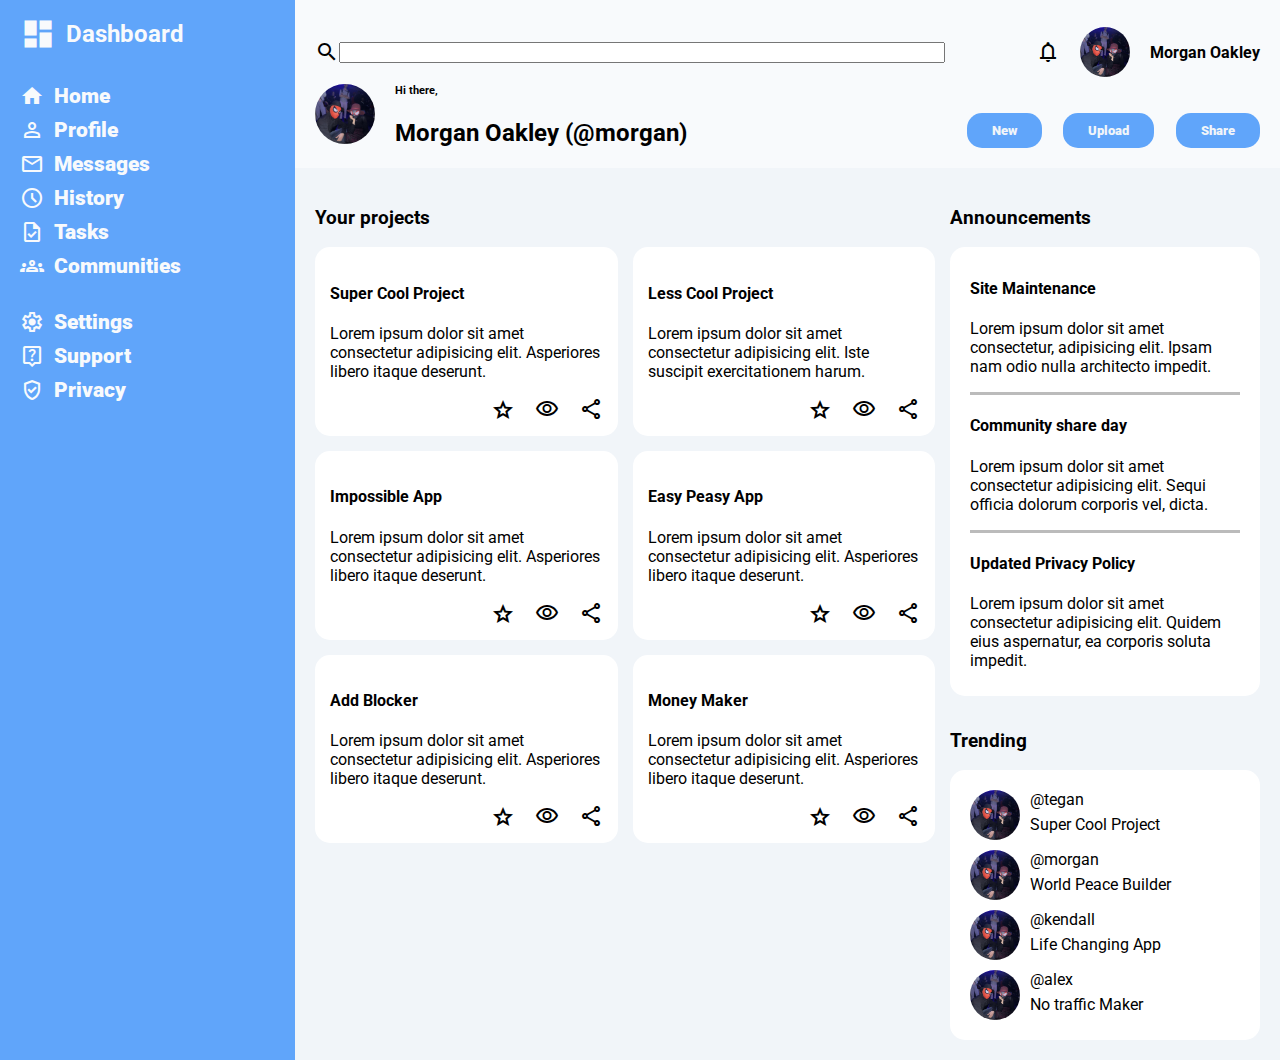
<file: index.html>
<!DOCTYPE html>
<html lang="en">
<head>
    <meta charset="UTF-8">
    <meta name="viewport" content="width=device-width, initial-scale=1.0">
    <link rel="stylesheet" href="styles.css">
    <link href="https://fonts.googleapis.com/icon?family=Material+Icons"
      rel="stylesheet">
    <link rel="stylesheet" href="https://fonts.googleapis.com/css2?family=Material+Symbols+Outlined:opsz,wght,FILL,GRAD@24,400,0,0" />
    <link rel="preconnect" href="https://fonts.googleapis.com">
    <link rel="preconnect" href="https://fonts.gstatic.com" crossorigin>
    <link href="https://fonts.googleapis.com/css2?family=Roboto:wght@400;500&display=swap" rel="stylesheet">
    <title>Document</title>
</head>
<body>
    <div class="container">
        <div class="header">
            <div class="search-bar">
                <span class="material-icons">search</span>
                <input type="search">
            </div>
            <div class="notification-bar">
                <span class="material-symbols-outlined">
                    notifications
                    </span>
                <img src="img/IMG_7157.JPG" alt="spider">
                <h4>Morgan Oakley</h4>
            </div>
            <div class="intro">
                <div class="intro-img"><img src="img/IMG_7157.JPG" alt="spiderman"></div>
                <h6>Hi there,</h6>
                <h2>Morgan Oakley (@morgan)</h2>
            </div>
            <div class="buttons">
                <button>New</button>
                <button>Upload</button>
                <button>Share</button>
            </div>
        </div>
        <div class="sidebar">
            <div class="sidebar-title">
                <span class="material-icons md-36">dashboard</span>
                <h2>Dashboard</h2>
            </div>
            <div class="navigation-menu">
                <ul>
                    <li><span class="material-icons">home</span>Home</li>
                    <li><span class="material-symbols-outlined">
                        person
                        </span>Profile</li>
                    <li><span class="material-symbols-outlined">
                        mail
                        </span>Messages</li>
                    <li><span class="material-symbols-outlined">
                        schedule
                        </span>History</li>
                    <li><span class="material-symbols-outlined">
                        task
                        </span>Tasks</li>
                    <li><span class="material-symbols-outlined">
                        groups
                        </span>Communities</li>
                </ul>
            </div>
            <div class="settings">
                <ul>
                    <li><span class="material-symbols-outlined">
                        settings
                        </span>Settings</li>
                    <li><span class="material-symbols-outlined">
                        live_help
                        </span>Support</li>
                    <li><span class="material-symbols-outlined">
                        verified_user
                        </span>Privacy</li>
                </ul>
            </div>
        </div>
        <div class="main">
            <div class="projects">
                <h3>Your projects</h3>
                <div class="projects-container">
                    <div class="project-card">
                        <h4>Super Cool Project</h4>
                        <p>Lorem ipsum dolor sit amet consectetur adipisicing elit. Asperiores libero itaque deserunt.</p>
                        <div class="card-icons">
                            <span class="material-symbols-outlined">
                                star
                                </span>
                            <span class="material-symbols-outlined">
                                visibility
                                </span>
                            <span class="material-symbols-outlined">
                                share
                                </span>
                        </div>
                    </div>
                    <div class="project-card">
                        <h4>Less Cool Project</h4>
                        <p>Lorem ipsum dolor sit amet consectetur adipisicing elit. Iste suscipit exercitationem harum.</p>
                        <div class="card-icons">
                            <span class="material-symbols-outlined">
                                star
                                </span>
                            <span class="material-symbols-outlined">
                                visibility
                                </span>
                            <span class="material-symbols-outlined">
                                share
                                </span>
                        </div>
                    </div>
                    <div class="project-card">
                        <h4>Impossible App</h4>
                        <p>Lorem ipsum dolor sit amet consectetur adipisicing elit. Asperiores libero itaque deserunt.</p>
                        <div class="card-icons">
                            <span class="material-symbols-outlined">
                                star
                                </span>
                            <span class="material-symbols-outlined">
                                visibility
                                </span>
                            <span class="material-symbols-outlined">
                                share
                                </span>
                        </div>
                    </div>
                    <div class="project-card">
                        <h4>Easy Peasy App</h4>
                        <p>Lorem ipsum dolor sit amet consectetur adipisicing elit. Asperiores libero itaque deserunt.</p>
                        <div class="card-icons">
                            <span class="material-symbols-outlined">
                                star
                                </span>
                            <span class="material-symbols-outlined">
                                visibility
                                </span>
                            <span class="material-symbols-outlined">
                                share
                                </span>
                        </div>
                    </div>
                    <div class="project-card">
                        <h4>Add Blocker</h4>
                        <p>Lorem ipsum dolor sit amet consectetur adipisicing elit. Asperiores libero itaque deserunt.</p>
                        <div class="card-icons">
                            <span class="material-symbols-outlined">
                                star
                                </span>
                            <span class="material-symbols-outlined">
                                visibility
                                </span>
                            <span class="material-symbols-outlined">
                                share
                                </span>
                        </div>
                    </div>
                    <div class="project-card"><h4>Money Maker</h4>
                        <p>Lorem ipsum dolor sit amet consectetur adipisicing elit. Asperiores libero itaque deserunt.</p>
                        <div class="card-icons">
                            <span class="material-symbols-outlined">
                                star
                                </span>
                            <span class="material-symbols-outlined">
                                visibility
                                </span>
                            <span class="material-symbols-outlined">
                                share
                                </span>
                        </div>
                    </div>
                </div>
            </div>
            <div class="announcements">
                <h3>Announcements</h3>
                <div class="announcements-container">
                    <div class="announcements">
                        <h4>Site Maintenance</h4>
                        <p>Lorem ipsum dolor sit amet consectetur, adipisicing elit. Ipsam nam odio nulla architecto impedit.</p>
                    </div>
                    <div class="announcements">
                        <h4>Community share day</h4>
                        <p>Lorem ipsum dolor sit amet consectetur adipisicing elit. Sequi officia dolorum corporis vel, dicta.</p>
                    </div>
                    <div class="announcements">
                        <h4>Updated Privacy Policy</h4>
                        <p>Lorem ipsum dolor sit amet consectetur adipisicing elit. Quidem eius aspernatur, ea corporis soluta impedit.</p>
                    </div>
                </div>
            </div>
            <div class="trending">
                <h3>Trending</h3>
                <div class="trending-container">
                    <div class="trending-item">
                        <img src="img/IMG_7157.JPG" alt="spider">
                        <div class="trending-name">@tegan</div>
                        <div class="description">Super Cool Project</div>
                    </div>
                    <div class="trending-item">
                        <img src="img/IMG_7157.JPG" alt="spider">
                        <div class="trending-name">@morgan</div>
                        <div class="description">World Peace Builder</div>
                    </div>
                    <div class="trending-item">
                        <img src="img/IMG_7157.JPG" alt="spider">
                        <div class="trending-name">@kendall</div>
                        <div class="description">Life Changing App</div>
                    </div>
                    <div class="trending-item">
                        <img src="img/IMG_7157.JPG" alt="spider">
                        <div class="trending-name">@alex</div>
                        <div class="description">No traffic Maker</div>
                    </div>
                </div>
            </div>
        </div>
    </div>
</body>
</html>
</file>
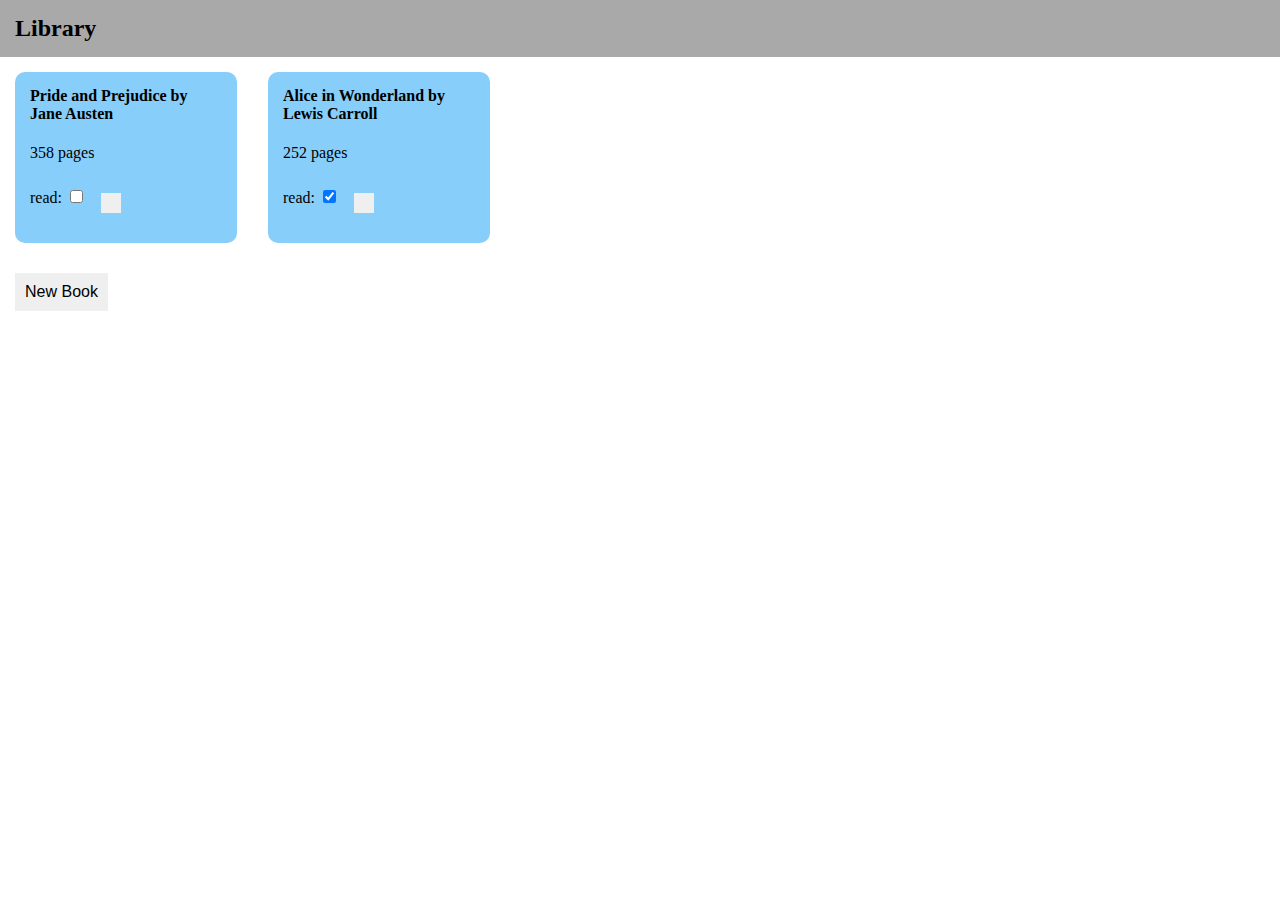
<file: library-project/index.html>
<!DOCTYPE html>
<html lang="en">
<head>
    <meta charset="UTF-8">
    <meta name="viewport" content="width=device-width, initial-scale=1.0">
    <link rel="stylesheet" type="text/css" href="styles.css" />
    <title>Library</title>
</head>
<body>
    <h2>Library</h2>
    <div id="library">

    </div>
    <dialog>
        <label for="title">Title:</label>
        <input name="title" id="title" type="text">
        <label for="author">Author:</label>
        <input name="author" id="author" type="text">
        <label for="pages">Number of pages:</label>
        <input name="pages" id="pages" type="text">
        <label for="read">Read:</label>
        <input name="read" id="read" type="checkbox">
        <button id="add-book" onclick="addBook()" type="submit">Add</button>
    </dialog>
    <button>New Book</button>
    <script src="script.js"></script>
</body>
</html>
</file>
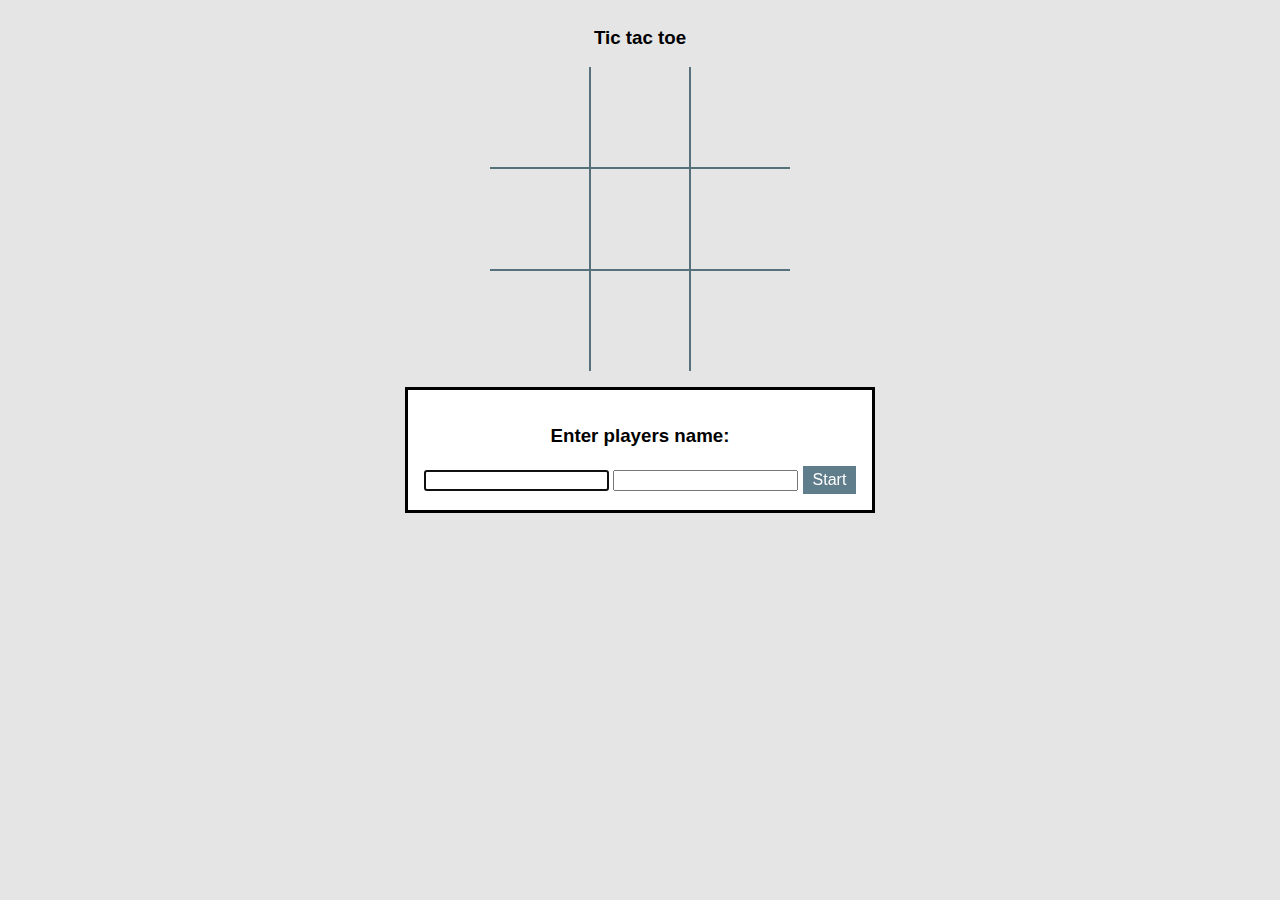
<file: tic-tac-toe-project/index.html>
<!DOCTYPE html>
<html lang="en">
<head>
    <meta charset="UTF-8">
    <meta name="viewport" content="width=device-width, initial-scale=1.0">
    <link rel="stylesheet" href="styles.css">
    <link rel="stylesheet" href="https://fonts.googleapis.com/css2?family=Material+Symbols+Outlined:opsz,wght,FILL,GRAD@20..48,100..700,0..1,-50..200" />
    <title>Document</title>
</head>
<body>
    <div class="container">
        <h3>Tic tac toe</h3>
        <div class="board">
            <div class="row">
                <div class="cell" data-row="0" data-column="0"></div>
                <div class="cell" data-row="0" data-column="1"></div>
                <div class="cell" data-row="0" data-column="2"></div>
            </div>
            <div class="row">
                <div class="cell" data-row="1" data-column="0"></div>
                <div class="cell" data-row="1" data-column="1"></div>
                <div class="cell" data-row="1" data-column="2"></div>
            </div>
            <div class="row">
                <div class="cell" data-row="2" data-column="0"></div>
                <div class="cell" data-row="2" data-column="1"></div>
                <div class="cell" data-row="2" data-column="2"></div>
            </div>
        </div>
        <div class="game-controls">
            <button type="button" onClick="window.location.reload()">Start new game</button>
        </div>
    </div>
    
    <div class="status-container">
        <div id="game-status"></div>
        <h3 id="is-marked-warning">This space is already marked! Choose a different move.</h3>
    </div>

    <dialog id="result-dialog">
        <form method="dialog">
            <div class="dialog-container">
                <h3 id="result-message"></h3>
                <button type="button" id="close-button" onclick="closeDialog()">Close</button>
            </div>
        </form>
    </dialog>

    <dialog id="new-game-dialog">
        <form method="dialog">
            <div>
                <h3>Enter players name:</h3>
                <input type="text" name="player1-name" id="player1-name">
                <input type="text" name="player2-name" id="player2-name">
                <button type="button" onclick="startGame()">Start</button>
            </div>
        </form>
    </dialog>
    <script src="script.js"></script>
</body>
</html>
</file>
<file: styles.css>
* {
    font-family: 'Roboto', sans-serif;
}

body {
    margin: 0;
}

button {
    border: none;
    background-color: #60a5fa;
    font-weight: 900;
    color: #f1f5f9;
    padding: 10px 25px;
    border-radius: 15px;
}

li {
    list-style-type: none;
    font-size: 1.3rem;
    font-weight: 900;
    display: grid;
    grid-auto-flow: column;
    gap: 10px;
    grid-template-columns: auto auto 1fr;
}

ul {
    display: grid;
    grid-gap: 10px;
    padding: 0;
}

.container {
    display: grid;
    height: 100vh;
    grid-template-columns: 1.5fr 5fr;
    grid-template-rows: 1fr 5fr;
    .header {
        background-color: #f8fafc;
        grid-area: 1/2/2/3;
        display: grid;
        padding: 20px;
        grid-template-columns: 2fr 1fr;
        grid-template-rows: 1fr 1fr;
        .search-bar {
            display: grid;
            grid-auto-flow: column;
            grid-template-columns: auto 1fr;
            align-items: center;
        }
        .notification-bar {
            display: grid;
            grid-auto-flow: column;
            gap: 20px;
            align-items: center;
            justify-content: end;
        }
        .buttons {
            display: grid;
            grid-auto-flow: column;
            align-items: end;
            justify-items: end;
        }
        .notification-bar > img {
            max-width: 50px;
            border-radius: 50%;
        }
        .intro > h6 {
            margin: 0;
        }
        .intro {
            display: grid;
            gap: 20px;
            grid-template-columns: auto 1fr;
            grid-template-areas:
                "img hi"
                "img name";
            .intro-img {
                grid-area: img;
            }
            .intro-img > img {
                max-width: 60px;
                border-radius: 50%;
            }
        }
        .intro > h6 {
            grid-area: hi;
        }
        .intro > h2 {
            grid-area: name;
            margin: 0;
        }
    }
    
    .main {
        background-color: #f1f5f9;
        grid-area: 2/2/3/3;
        grid-template-areas:
        "projects announcements"
        "projects trending";
        display: grid;
        grid-template-columns: 2fr 1fr;
        gap: 15px;
        padding: 20px;
        .announcements {
            grid-area: announcements;
            .announcements-container {
                background-color: white;
                border-radius: 15px;
                padding: 10px 20px;
                .announcements + div {
                    border-top: 3px solid #bbb;
                }
            }
        }
        .projects {
            grid-area: projects;
            .projects-container {
                display: grid;
                grid-template-columns: 1fr 1fr;
                grid-template-rows: 1fr 1fr 1fr;
                gap: 15px;
                .project-card {
                    background-color: white;
                    border-radius: 15px;
                    padding: 15px;
                    max-height: 180px;
                    .project-card > h4 {
                        margin: 20px 0;
                    }
                    .card-icons {
                        display: grid;
                        justify-content: end;
                        grid-auto-flow: column;
                        gap: 20px;
                    }
                }
            }
        }
        .trending {
            grid-area: trending;
            .trending-container {
                background-color: white;
                border-radius: 15px;
                padding: 20px;
                display: grid;
                gap: 10px;
                .trending-item {
                    display: grid;
                    grid-template-areas: "img name"
                        "img desc";
                    grid-template-columns: auto 1fr;
                    gap: 0 10px;
                }
                .trending-item > img {
                    grid-area: img;
                    max-width: 50px;
                    border-radius: 50%;
                }
                .trending-name {
                    grid-area: name;
                }
                .description {
                    grid-area: desc;
                }
            }
        }
    }
}



.sidebar {
    background-color: #60a5fa;
    grid-area: 1/1/3/2;
    display: grid;
    padding: 0 20px;
    color: #f8fafc;
    grid-template-rows: auto auto auto 1fr;
}

.sidebar-title {
    display: grid;
    grid-auto-flow: column;
    gap: 10px;
    grid-template-columns: auto auto 1fr;
    align-items: center;   
}

.material-icons.md-36 { 
    font-size: 36px; 
}
</file>
<file: library-project/styles.css>
body {
    font-family: Georgia, 'Times New Roman', Times, serif;
    margin: 0;
}

#library { 
    display: grid;
    grid-auto-flow: row;
    grid-template-columns: repeat(auto-fill, minmax(200px, 1fr));
    padding: 15px;
    gap: 15px;
}

.book-item {
    max-width: 15vw;
    padding: 15px;
    background-color: lightskyblue;
    border-radius: 10px;
}

h4 {
    margin-top: 0;
}

h2 {
    background-color: darkgray;
    margin: 0;
    padding: 15px;
}

button {
    border: none;
    font-size: 16px;
    padding: 10px;
    margin: 15px;
}
</file>
<file: tic-tac-toe-project/styles.css>
body {
    font-family: 'Lucida Sans', 'Lucida Sans Regular', 'Lucida Grande', 'Lucida Sans Unicode', Geneva, Verdana, sans-serif;
    display: flex;
    flex-direction: column;
    justify-content: center;
}

button {
    border: none;
    background-color: #607D8B;
    color: white;
    font-size: 16px;
    padding: 5px 10px;
}

.board {
    width: 300px;
    margin: auto;
}

h3 {
    text-align: center;
}

.board .row {
    display: flex;
}

div.cell {
    border-color: #607d8b;
    border-style: solid;
    border-width: 0px;
}

.cell[data-row="1"][data-column="1"] {
    border-width: 2px;
}

.cell[data-row="0"][data-column="1"] {
    border-width: 0px 2px;
}

.cell[data-row="1"][data-column="0"] {
    border-width: 2px 0px;
}

.cell[data-row="1"][data-column="2"] {
    border-width: 2px 0px;
}

.cell[data-row="2"][data-column="1"] {
    border-width: 0px 2px;
}

.board .row div {
    height: 100px;
    width: 100px;
}

.material-symbols-outlined {
    font-size: 90px !important;
}

.game-controls {
    display: flex;
    justify-content: center;
    margin: 20px;
}

.dialog-container {
    display: flex;
    flex-direction: column;
}

#is-marked-warning {
    display: none;
    width: 300px;
    margin: 20px auto;
    border: 2px solid orange;
}
</file>
